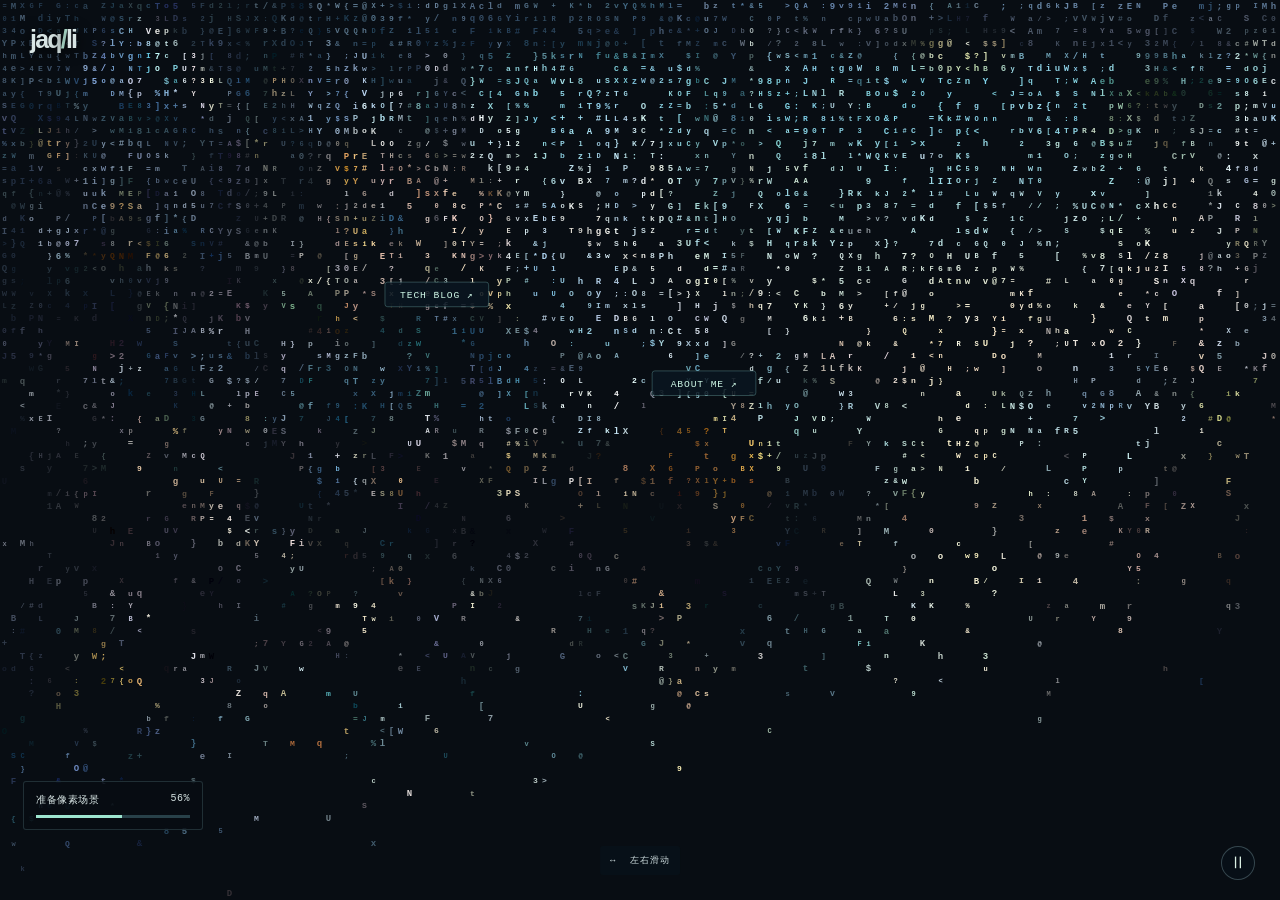
<file: index.html>
<!doctype html>
<html lang="zh-CN">
<head>
  <meta charset="UTF-8" /><script src="./navigation-boot.js?v=20261111-profile30"></script>
  <meta name="viewport" content="width=device-width, initial-scale=1, viewport-fit=cover" />
  <meta name="theme-color" content="#080d13" />
  <meta name="description" content="jaq/li 的个人博客：技术、生活与研究。" />
  <title>jaq/li</title>
  <link rel="icon" href="./assets/favicon.svg" type="image/svg+xml" />
  <link rel="stylesheet" href="./styles.css?v=20261112-cycle52" />
  <link rel="preload" href="./assets/scene-seed.webp?v=20261111-edge48" as="image" fetchpriority="high" />
  <script type="module" src="./scene-intro.js?v=20261111-edge48"></script>
  <link rel="preload" href="./assets/scene.webp?v=20261111-edge48" as="fetch" crossorigin="anonymous" fetchpriority="low" />
  <link rel="modulepreload" href="./pixel-scene.js?v=20261112-book56" />
  <link rel="modulepreload" href="./scene-accents.js?v=20261112-motion54" />
  <link rel="modulepreload" href="./scene-extras.js?v=20261112-edge50" />
  <link rel="modulepreload" href="./scene-additions.js?v=20261112-book56" />
  <link rel="modulepreload" href="./scene-deform.js?v=20261111-layer44" />
  <link rel="modulepreload" href="./scene-fan.js?v=20261111-sky43" />
  <link rel="modulepreload" href="./scene-time.js?v=20261112-book56" />
  <link rel="modulepreload" href="./scene-beacon.js?v=20261111-layer44" />
  <link rel="modulepreload" href="./scene-sky-matte.js?v=20261112-pixel51" />
  <link rel="modulepreload" href="./scene-shelf-matte.js?v=20261112-pixel51" />
  <link rel="modulepreload" href="./scene-sky.js?v=20261112-screen53" />
  <link rel="modulepreload" href="./scene-edge-matte.js?v=20261112-pixel51" />
  <link rel="modulepreload" href="./scene-frame-matte.js?v=20261112-pixel51" />
  <link rel="modulepreload" href="./scene-sill-matte.js?v=20261112-edge50" />
  <link rel="modulepreload" href="./scene-bird-matte.js?v=20261112-edge50" />
  <link rel="modulepreload" href="./scene-foliage.js?v=20261112-edge50" />
  <link rel="modulepreload" href="./scene-objects.js?v=20261111-sky43" />
  <link rel="modulepreload" href="./site.config.js?v=20261111-edge48" />
  <link rel="modulepreload" href="./scene-details.js?v=20261111-edge48" />
  <link rel="modulepreload" href="./screen-content.js?v=20261112-screen53" />
  <link rel="modulepreload" href="./scene-display-frame.js?v=20261112-face55" />
  <link rel="modulepreload" href="./scene-geometry.js?v=20261110-fps10" />
  <link rel="modulepreload" href="./scene-lights.js?v=20261111-flow28" />
  <link rel="modulepreload" href="./water-ripples.js?v=20261111-flow28" />
  <link rel="modulepreload" href="./navigation.js?v=20261111-detail39" />
  <script type="module" src="./app.js?v=20261112-book56"></script>
</head>
<body class="home pixel-home">
  <main id="scene-viewport" class="scene-viewport" aria-label="可探索的海边工作室">
    <div id="scene-world" class="scene-world">
      <img id="scene-image" class="scene-image" alt="海边工作室：电脑屏幕通往技术博客，人物通往个人 CV。" />
      <div class="scene-art">
      <img id="scene-poster" class="scene-poster" data-src="./assets/scene-poster.webp?v=20261112-screen53" alt="" aria-hidden="true" />
      <canvas id="scene-intro" aria-hidden="true"></canvas>
      <noscript><img class="scene-poster" src="./assets/scene-poster.webp?v=20261112-screen53" style="display:block" alt="" /></noscript>
      <canvas id="ascii-canvas" aria-hidden="true"></canvas>
      <canvas id="screen-canvas" aria-hidden="true"></canvas>
      </div>
      <svg id="hotspots" class="hotspots" viewBox="0 0 1536 1024" aria-label="场景中的页面入口"></svg>
      <button id="time-lamp" class="time-lamp" type="button" aria-label="点击吊灯切换时段" hidden>
        <span class="time-lamp-hint" aria-hidden="true"></span>
      </button>
    </div>
  </main>
  <header class="scene-header"><a class="wordmark" href="./" aria-label="jaq/li 首页">jaq<span>/</span>li</a></header>
  <h1 class="visually-hidden">jaq/li 的个人博客</h1>
  <p class="pan-hint" id="pan-hint" hidden><span aria-hidden="true">↔</span> 左右滑动</p>
  <span id="time-status" class="visually-hidden" role="status"></span>
  <button id="time-lamp-edge" class="motion-toggle time-lamp-edge" type="button" aria-label="点击电灯切换时段" hidden>
    <svg viewBox="0 0 24 24" width="22" height="22" aria-hidden="true"><path d="M10 2h4v3h3v3h2v3h2v3H3v-3h2V8h2V5h3z" fill="#8eabb3"/><path d="M5 14h14v3h-4v2H9v-2H5z" fill="#f5d38b"/><path d="M11 20h2v3h-2z" fill="#f5d38b"/></svg>
  </button>
  <button id="pause" class="motion-toggle" type="button" aria-label="暂停场景动效" aria-pressed="false" title="暂停动效">Ⅱ</button>
  <div id="scene-status" class="scene-status">
    <div class="progress-caption"><span id="scene-progress-text">加载场景</span><span id="scene-progress-number">0%</span></div>
    <progress id="scene-progress" max="100" value="0" aria-label="场景加载进度"></progress>
  </div>
  <noscript><nav class="no-script">启用 JavaScript 体验像素与 ASCII 场景。<a href="./tech/">技术博客</a><a href="./cv/">个人 CV</a></nav></noscript>
</body>
</html>
</file>
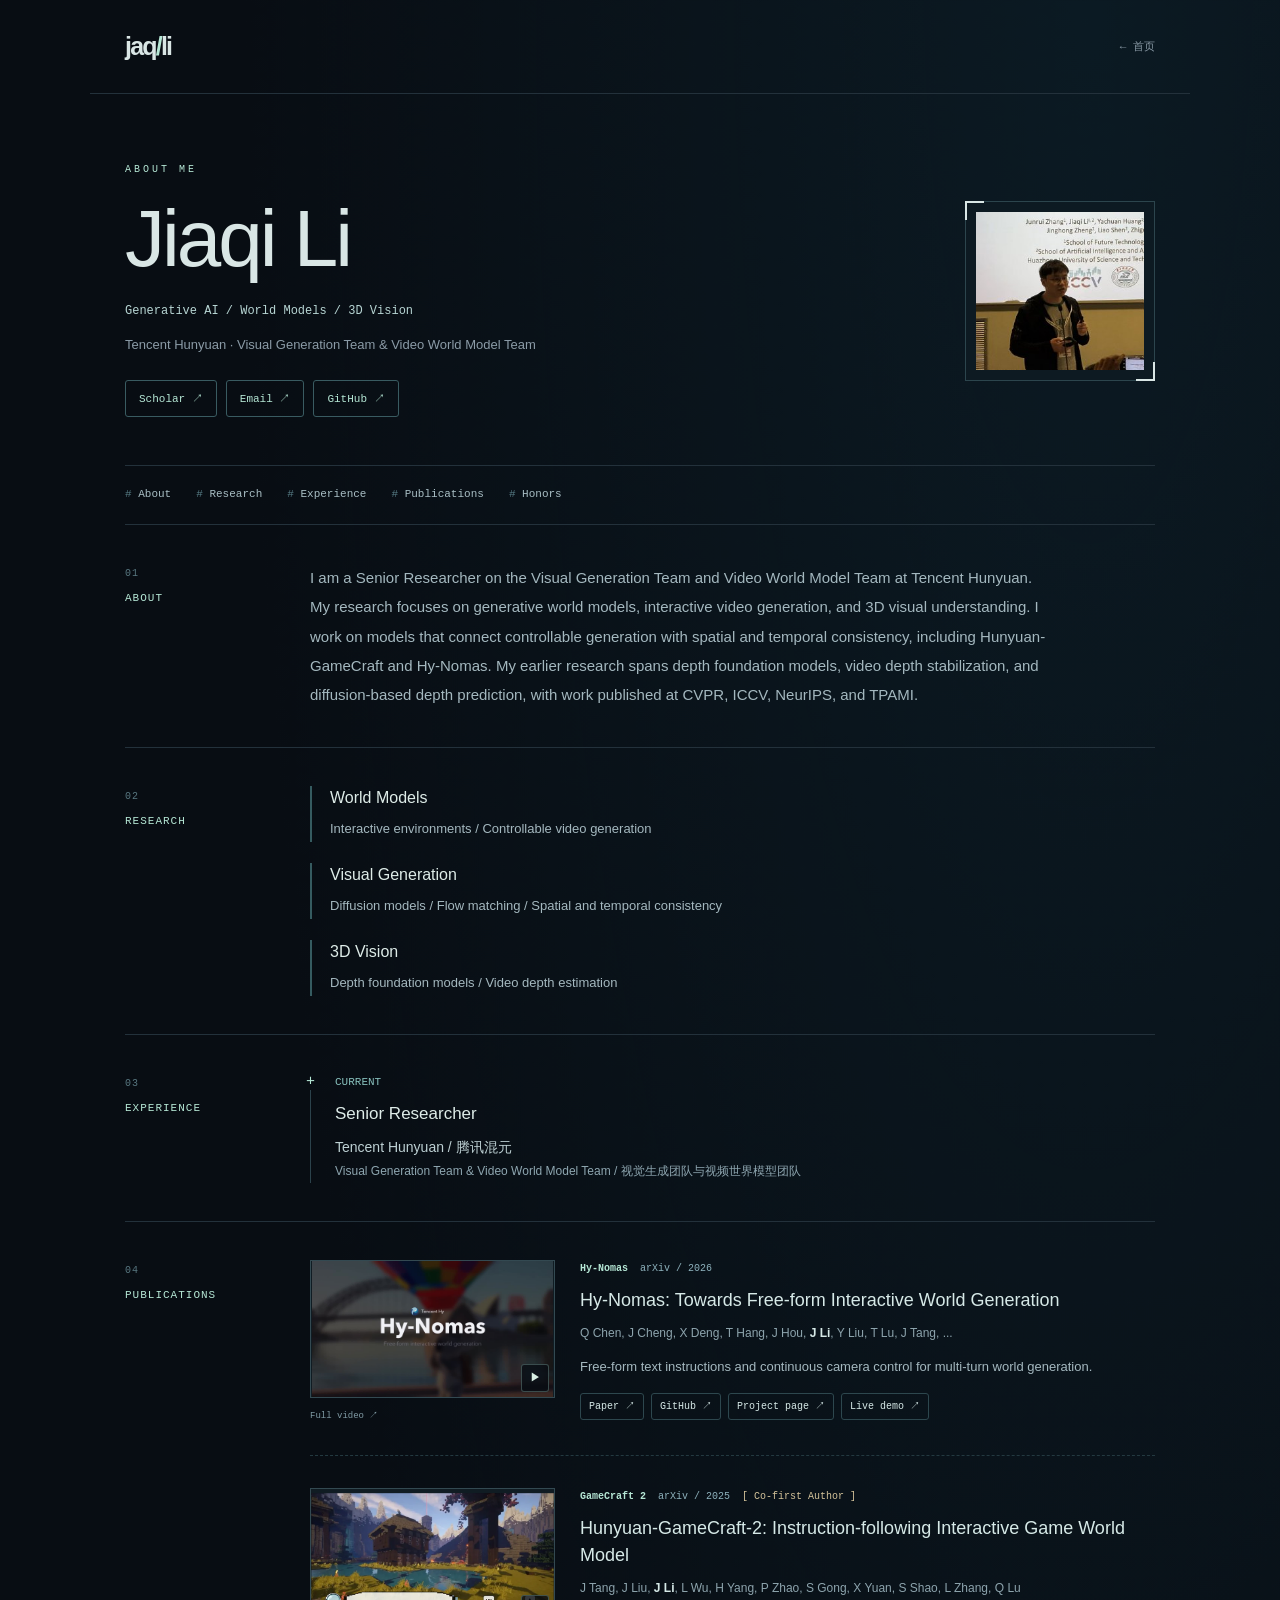
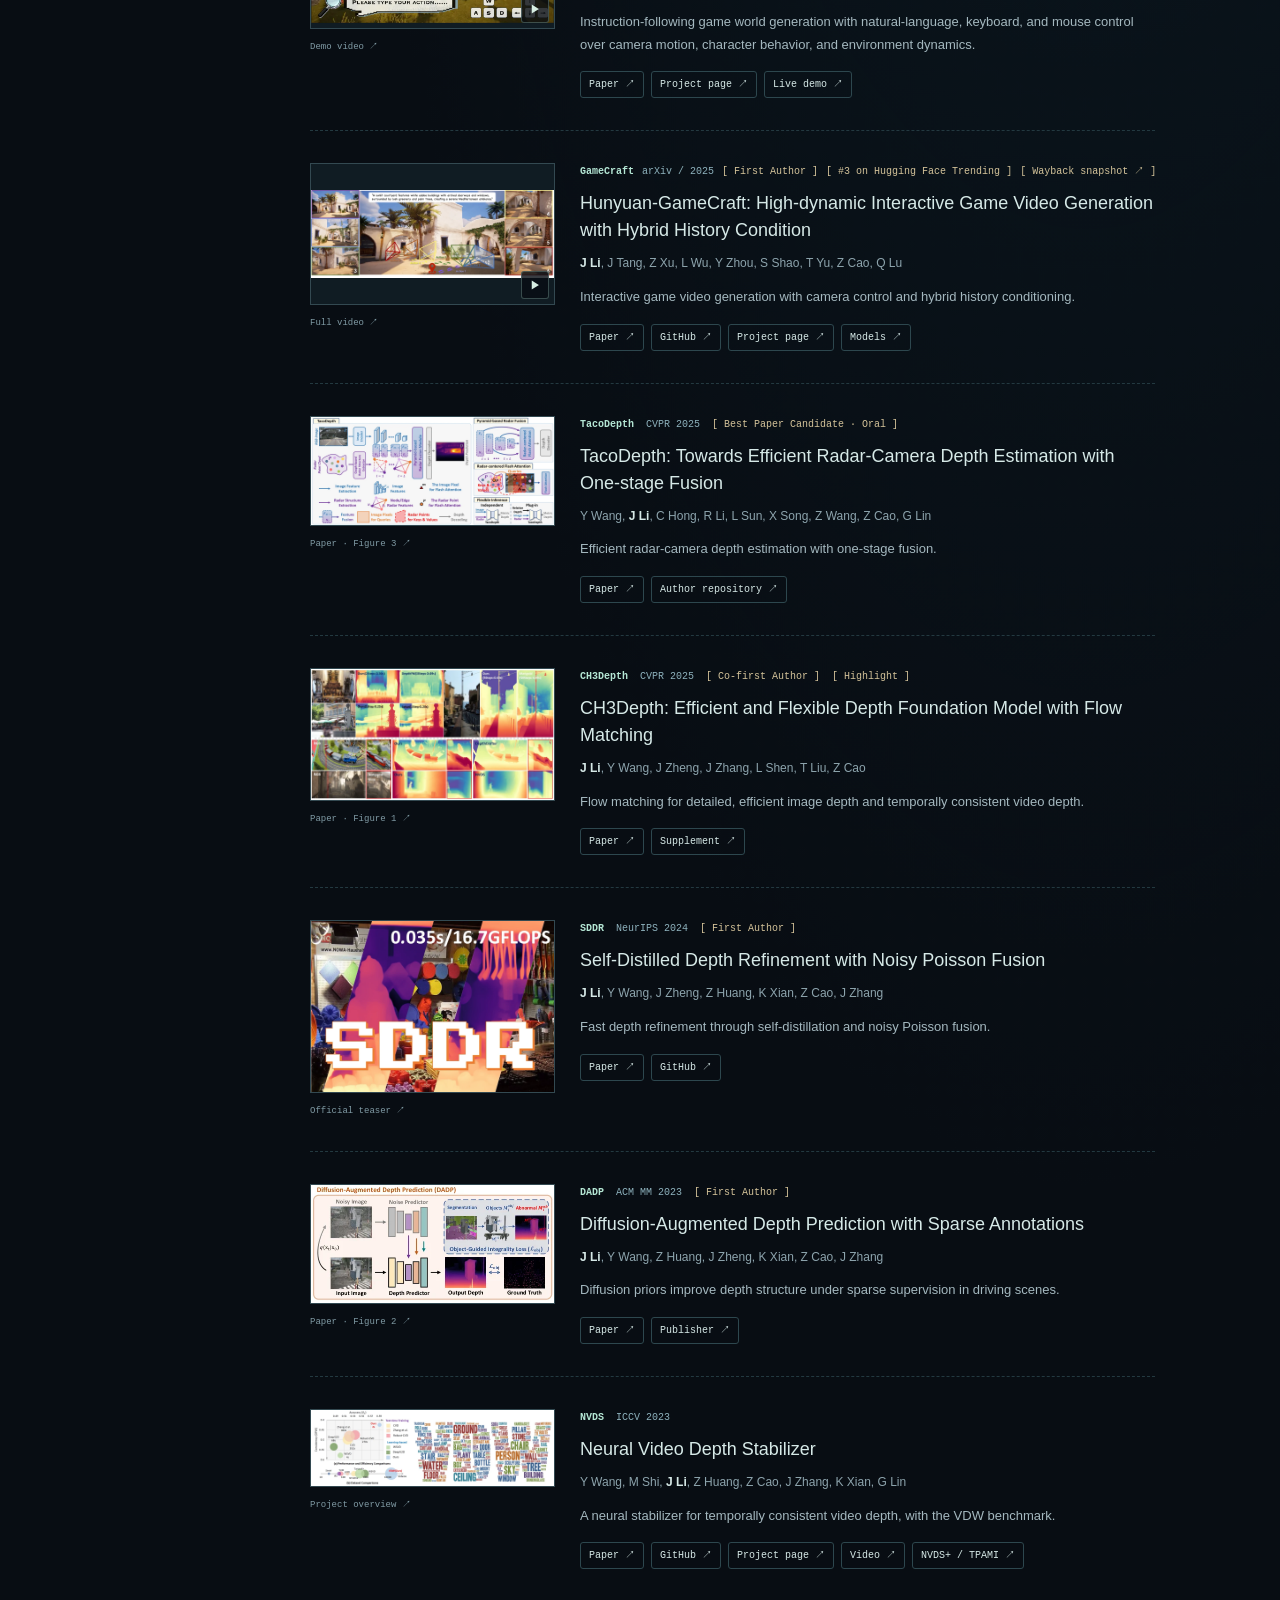
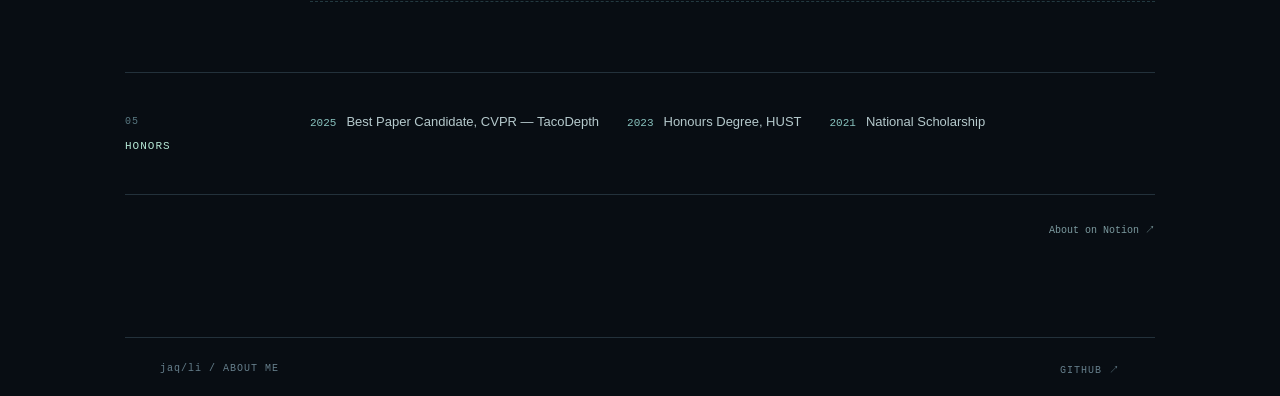
<file: cv/index.html>
<!doctype html>
<html lang="zh-CN"><head><meta charset="UTF-8" /><script src="../navigation-boot.js?v=20261111-profile30"></script><meta name="viewport" content="width=device-width, initial-scale=1" /><meta name="theme-color" content="#080d13" /><meta name="description" content="Jiaqi Li — Senior Researcher at Tencent Hunyuan. World models, visual generation, 3D vision and selected publications." /><title>About Me — jaq/li</title><link rel="icon" href="../assets/favicon.svg" type="image/svg+xml" /><link rel="stylesheet" href="../styles.css?v=20261111-detail39" /><link rel="stylesheet" href="../profile.css?v=20261116-gamecraft-inline" /><script type="module" src="../content.js?v=20261116-teams"></script></head>
<body class="document-page profile-page" data-section="cv">
<header class="document-header"><a class="wordmark" href="../">jaq<span>/</span>li</a><a class="back-link" href="../">← 首页</a></header>
<main class="document-main profile-main">
  <section class="profile-hero" aria-labelledby="profile-name">
    <div class="profile-intro"><p class="doc-kicker">ABOUT ME</p><h1 id="profile-name">Jiaqi Li</h1><p class="doc-lead" id="profile-lead">Generative AI / World Models / 3D Vision</p><p id="profile-affiliation" class="profile-affiliation"></p><div id="profile-links" class="profile-links"><a class="source-link" href="https://scholar.google.com/citations?user=i-2ghuYAAAAJ&amp;hl=zh-CN" target="_blank" rel="noopener noreferrer">Scholar ↗</a><a class="source-link" href="mailto:lijiaqi.work@outlook.com">Email ↗</a><a class="source-link" href="https://github.com/jaqli" target="_blank" rel="noopener noreferrer">GitHub ↗</a></div></div>
    <figure class="profile-portrait" id="profile-picture"><img id="profile-avatar" src="../assets/profile/jiaqi-li.jpg" width="256" height="241" alt="Jiaqi Li" fetchpriority="high" /></figure>
  </section>
  <nav id="profile-nav" class="profile-nav" aria-label="About Me 页面章节" hidden></nav>
  <div id="content"><section class="profile-section"><h2>ABOUT</h2><div><p>I am a Senior Researcher on the Visual Generation Team and Video World Model Team at Tencent Hunyuan, working on generative world models, interactive video generation, and 3D visual understanding.</p><a class="source-link" href="https://familiar-koi-5e4.notion.site/About-fb5deb79d61040ebad5edaf10e8b7c6e?pvs=74" target="_blank" rel="noopener noreferrer">About on Notion ↗</a></div></section></div>
</main>
<footer class="document-footer"><span>jaq/li / ABOUT ME</span><a href="https://github.com/jaqli" target="_blank" rel="noopener noreferrer">GITHUB ↗</a></footer>
</body></html>
</file>
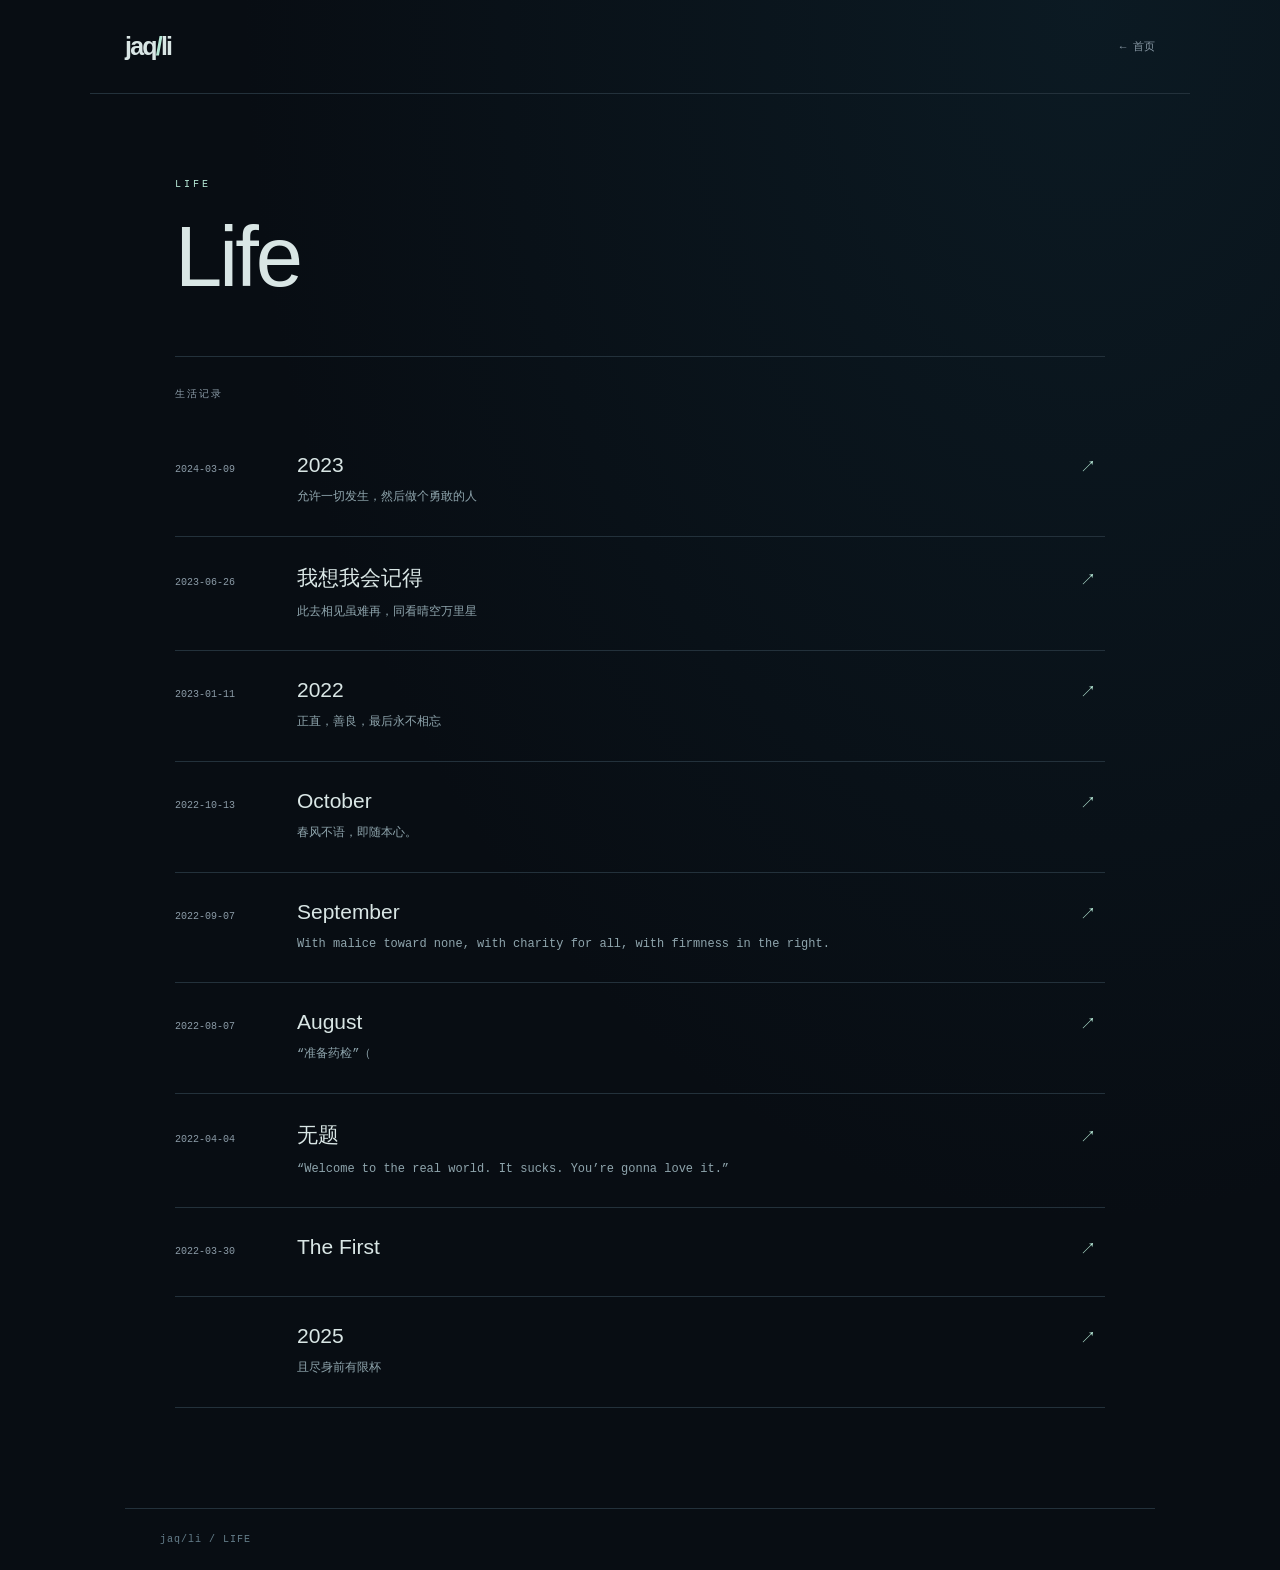
<file: life/index.html>
<!doctype html>
<html lang="zh-CN"><head><meta charset="UTF-8" /><script src="../navigation-boot.js?v=20261111-profile30"></script><meta name="viewport" content="width=device-width, initial-scale=1" /><meta name="theme-color" content="#080d13" /><title>Life — jaq/li</title><link rel="icon" href="../assets/favicon.svg" type="image/svg+xml" /><link rel="stylesheet" href="../styles.css?v=20261111-detail39" /><script type="module" src="../content.js?v=20261112-cycle52"></script></head>
<body class="document-page" data-section="life">
<header class="document-header"><a class="wordmark" href="../">jaq<span>/</span>li</a><a class="back-link" href="../">← 首页</a></header>
<main class="document-main"><p class="doc-kicker">LIFE</p><h1>Life</h1><hr class="doc-divider" /><section aria-label="生活随记"><h2 class="section-label">生活记录</h2><div id="content"><p class="empty-state">故事正在整理。可以先到我的 Notion 阅读。</p><a class="source-link" href="https://familiar-koi-5e4.notion.site/aad3da37ec704b17a0501a2605cc1a5b" target="_blank" rel="noopener noreferrer">打开 Notion ↗</a></div></section></main>
<footer class="document-footer"><span>jaq/li / LIFE</span></footer>
</body></html>
</file>
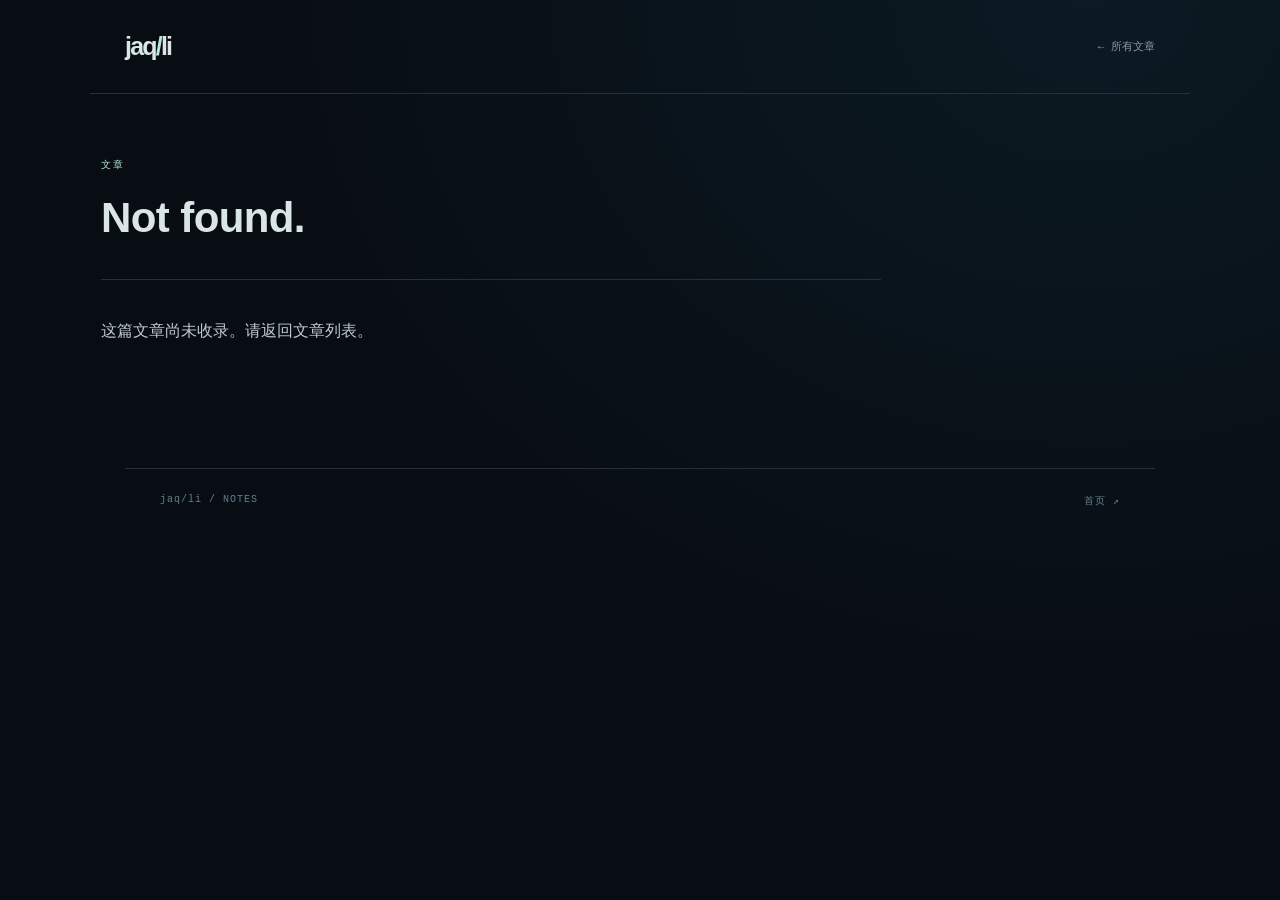
<file: post/index.html>
<!doctype html>
<html lang="zh-CN">
<head>
  <meta charset="UTF-8" />
  <script src="../navigation-boot.js?v=20261111-profile30"></script>
  <meta name="viewport" content="width=device-width, initial-scale=1" />
  <meta name="theme-color" content="#080d13" />
  <title>Notes — jaq/li</title>
  <link rel="icon" href="../assets/favicon.svg" type="image/svg+xml" />
  <link rel="stylesheet" href="../styles.css?v=20261118-tech-published" />
  <link rel="stylesheet" href="../article.css?v=20261119-media" />
  <script type="module" src="../content.js?v=20261119-media"></script>
</head>
<body class="document-page post-page" data-section="post">
  <header class="document-header"><a class="wordmark" href="../">jaq<span>/</span>li</a><a id="post-back" class="back-link" href="../tech/">← 所有文章</a></header>
  <main class="document-main">
    <header class="post-heading"><p class="doc-kicker" id="post-meta">文章</p><h1 id="post-title">Notes.</h1></header>
    <div class="post-layout">
      <aside class="post-toc" id="post-toc" hidden></aside>
      <article class="article-body" id="content"><p>正在载入文章…</p></article>
    </div>
  </main>
  <footer class="document-footer"><span>jaq/li / NOTES</span><a href="../">首页 ↗</a></footer>
</body>
</html>
</file>
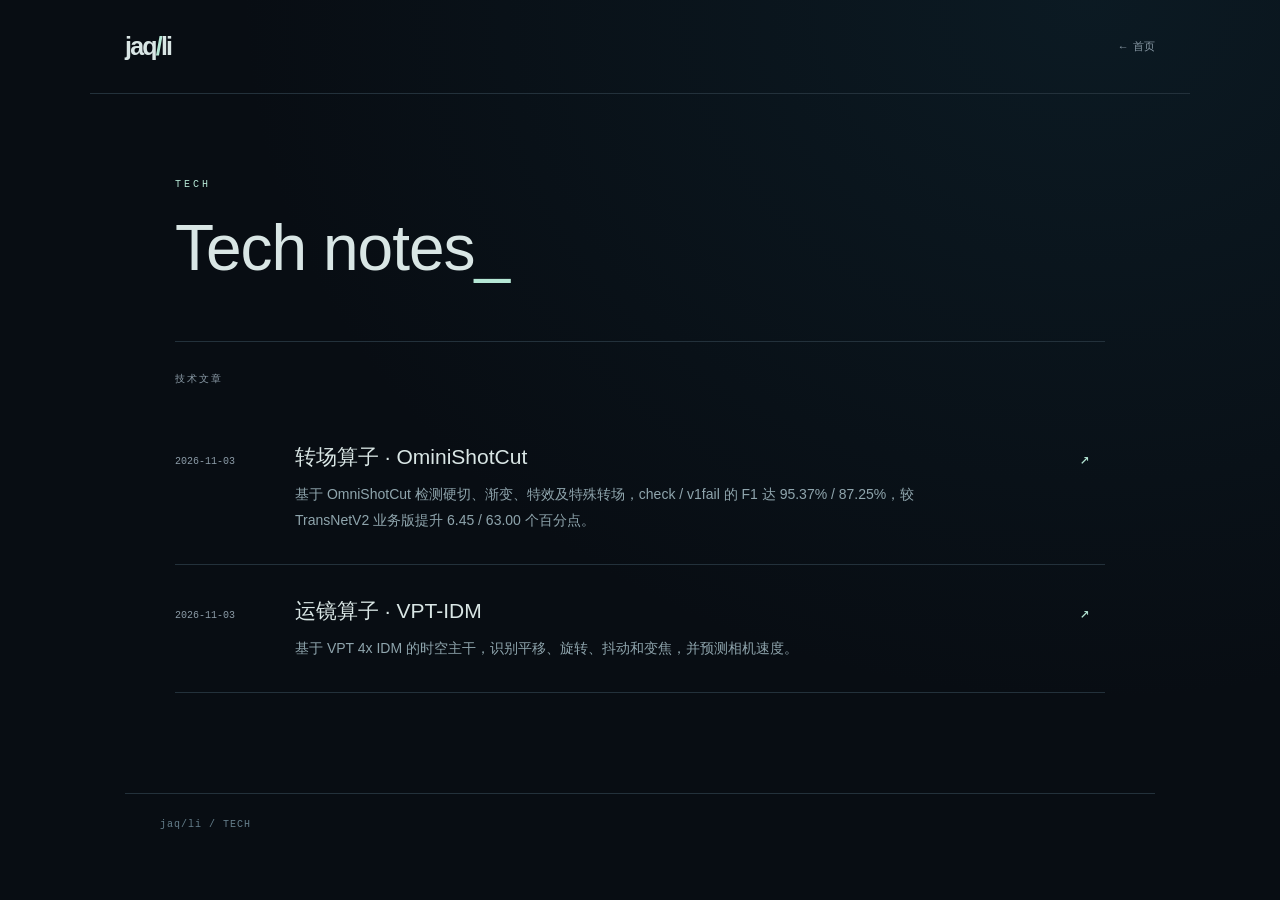
<file: tech/index.html>
<!doctype html>
<html lang="zh-CN"><head><meta charset="UTF-8" /><script src="../navigation-boot.js?v=20261111-profile30"></script><meta name="viewport" content="width=device-width, initial-scale=1" /><meta name="theme-color" content="#080d13" /><title>Tech — jaq/li</title><link rel="icon" href="../assets/favicon.svg" type="image/svg+xml" /><link rel="stylesheet" href="../styles.css?v=20261118-tech-published" /><link rel="stylesheet" href="../article.css?v=20261119-media" /><script type="module" src="../content.js?v=20261119-media"></script></head>
<body class="document-page" data-section="tech">
<header class="document-header"><a class="wordmark" href="../">jaq<span>/</span>li</a><a class="back-link" href="../">← 首页</a></header>
<main class="document-main"><p class="doc-kicker">TECH</p><h1>Tech notes<span style="color:var(--accent)">_</span></h1><hr class="doc-divider" /><section aria-label="技术文章"><h2 class="section-label">技术文章</h2><div id="content"><p class="empty-state">笔记正在整理。可以先到我的 Notion 阅读。</p><a class="source-link" href="https://familiar-koi-5e4.notion.site/aad3da37ec704b17a0501a2605cc1a5b" target="_blank" rel="noopener noreferrer">打开 Notion ↗</a></div></section></main>
<footer class="document-footer"><span>jaq/li / TECH</span></footer>
</body></html>
</file>
<file: styles.css>
:root { color-scheme: dark; font-family: "Courier New", "PingFang SC", "Microsoft YaHei", monospace; background: #080d13; color: #d9e6e5; --muted: #8b9ba7; --accent: #b5e7d5; --line: #23313b; }
* { box-sizing: border-box; }
body { margin: 0; }
a { color: inherit; text-decoration: none; }
button { font: inherit; cursor: pointer; }
a:focus-visible, button:focus-visible { outline: 2px solid var(--accent); outline-offset: 5px; }
[hidden] { display: none !important; }
.home { width: 100%; height: 100dvh; overflow: hidden; }
.scene-viewport { position: fixed; inset: 0; overflow-x: auto; overflow-y: hidden; scrollbar-width: none; touch-action: pan-x; overscroll-behavior: none; }
.scene-viewport::-webkit-scrollbar { display: none; }
.scene-world { position: absolute; top: calc((100dvh - max(100dvh, 66.6667vw)) / 3); left: 0; width: max(100vw, 150dvh); height: max(100dvh, 66.6667vw); }
.scene-image, .scene-ambience, .scene-art, .scene-poster, #scene-intro, #ascii-canvas, .hotspots { position: absolute; inset: 0; width: 100%; height: 100%; }
.scene-world { isolation: isolate; }
.scene-ambience { object-fit: fill; opacity: 0; }
.scene-ready .scene-ambience, .scene-fallback .scene-ambience { opacity: 1; }
/* Composite the entire artwork first: its opaque masks still hide underlying
   characters. Only then blend with the small, static source-color backing. */
.scene-art { isolation: isolate; mix-blend-mode: screen; pointer-events: none; }
.pixel-home .scene-art { mix-blend-mode: normal; }
.pixel-home #ascii-canvas, .pixel-home .scene-poster { image-rendering: pixelated; }
#screen-canvas { position: absolute; pointer-events: none; image-rendering: auto; opacity: 0; transition: opacity .18s ease; }
.scene-ready #screen-canvas { opacity: 1; }
.scene-image { object-fit: fill; opacity: 0; }
.scene-poster { object-fit: fill; display: none; }
#scene-intro { transition: opacity .16s ease; }
.scene-ready #scene-intro, .scene-fallback #scene-intro { opacity: 0; }
.scene-fallback .scene-poster { display: block; }
#ascii-canvas { opacity: 0; transition: opacity .18s ease; }
.motion-layers, .flight-layer { position:absolute; inset:0; pointer-events:none; opacity:0; transition:opacity .18s ease; }
.motion-layers canvas, .flight-layer canvas { position:absolute; left:0; top:0; transform-origin:0 0; }
.water-blend { position:absolute; isolation:isolate; pointer-events:none; }
.water-blend canvas { mix-blend-mode:plus-lighter; will-change:opacity; }
.motion-layers [data-floating], .flight-layer canvas { will-change:transform; }
.scene-ready #ascii-canvas, .scene-ready .motion-layers, .scene-ready .flight-layer { opacity: 1; }
.scene-ready .scene-poster { opacity: 0; }
.scene-ready .scene-image { opacity: 0; }
.scene-fallback .scene-image { opacity: .65; }
.hotspots { overflow: visible; }
.hotspot { cursor: pointer; outline: none; }
.hit-area { fill: transparent; stroke: transparent; stroke-width: 1.5; pointer-events: all; transition: fill .1s; }
.hotspot:not(.secret-hotspot):hover .hit-area, .hotspot:focus-visible .hit-area { fill: #b5e7d514; stroke: #b5e7d5a0; }
.secret-hotspot, .secret-hotspot .hit-area { cursor: default; }
.hotspot-label { pointer-events: all; }
.hotspot-label rect { fill: #0a1721db; stroke: #7cbdba88; stroke-width: .7; }
.hotspot-label text { fill: #cef7e6; font-size: 11px; letter-spacing: 1px; }
.scene-header { position: fixed; top: max(25px, env(safe-area-inset-top)); left: max(30px, env(safe-area-inset-left)); display: flex; align-items: center; gap: 20px; pointer-events: none; text-shadow: 0 2px 15px #000; }
.scene-header a { pointer-events: auto; }
.wordmark { font-family: Arial, sans-serif; font-size: 25px; font-weight: 700; letter-spacing: -1.8px; }
.wordmark span { color: var(--accent); }
.pan-hint { position: fixed; left: 50%; bottom: max(25px, env(safe-area-inset-bottom)); transform: translateX(-50%); margin: 0; white-space: nowrap; font-size: 9px; letter-spacing: 1px; padding: 8px 10px; border-radius: 3px; background: #08121ac7; color: #cfdddf; pointer-events: none; }
.pan-hint span { margin-right: 7px; }
.motion-toggle { position: fixed; right: max(25px, env(safe-area-inset-right)); bottom: max(20px, env(safe-area-inset-bottom)); width: 34px; height: 34px; border: 1px solid #a4c5cc4d; border-radius: 50%; color: #dcf1e5; background: #08121ab3; }
.motion-toggle:hover { border-color: var(--accent); }
.motion-toggle[aria-pressed="true"] { width: auto; padding: 0 13px; border-radius: 17px; font-size: 11px; }
.scene-status { position: fixed; left: max(23px, env(safe-area-inset-left)); bottom: max(70px, env(safe-area-inset-bottom)); width: 180px; margin: 0; background: #080d13db; padding: 11px 12px; border: 1px solid #54777b55; border-radius: 3px; font-size: 10px; letter-spacing: .5px; }
.progress-caption { display: flex; justify-content: space-between; margin-bottom: 8px; }
#scene-progress { appearance: none; display: block; border: 0; height: 3px; width: 100%; background: #284149; accent-color: #9de5cf; }
#scene-progress::-webkit-progress-bar { background: #284149; }
#scene-progress::-webkit-progress-value { background: #9de5cf; }
#scene-progress::-moz-progress-bar { background: #9de5cf; }
.no-script { position: fixed; inset: auto 15px 65px; background: #080d13; padding: 15px; font-size: 12px; }
.no-script a { display: inline-block; margin-left: 20px; text-decoration: underline; }
.visually-hidden { position: absolute; width: 1px; height: 1px; padding: 0; margin: -1px; overflow: hidden; clip: rect(0,0,0,0); white-space: nowrap; border: 0; }
.page-transition { position: fixed; inset: 0; z-index: 100; background: transparent; pointer-events: none; }
.page-transition canvas { width: 100%; height: 100%; }
.document-page { min-height: 100svh; background: radial-gradient(ellipse at 85% 0%, #12344355, transparent 55%), #080d13; }
.document-header { max-width: 1100px; margin: auto; padding: 32px 35px; display: flex; justify-content: space-between; align-items: center; border-bottom: 1px solid var(--line); font-size: 11px; }
.back-link { color: var(--muted); }
.back-link:hover { color: var(--accent); }
.document-main { max-width: 1000px; padding: 85px 35px 100px; margin: auto; }
.doc-kicker { font-size: 10px; letter-spacing: 3px; color: var(--accent); margin: 0 0 22px; }
.document-main h1 { font-family: Arial, "PingFang SC", sans-serif; font-size: clamp(48px, 8vw, 85px); font-weight: 400; letter-spacing: -3px; line-height: 1.05; margin: 0 0 27px; }
.doc-lead { max-width: 650px; font-family: Arial, "PingFang SC", sans-serif; line-height: 1.9; color: #99aeb5; font-size: 15px; }
.doc-divider { margin: 55px 0 30px; border: 0; border-top: 1px solid var(--line); }
.section-label { font-size: 10px; letter-spacing: 2px; color: var(--muted); font-weight: 400; margin: 0 0 25px; }
.empty-state { padding: 30px 0; color: #8296a0; font-size: 13px; line-height: 1.9; }
.source-link { display: inline-block; padding: 12px 16px; margin-top: 14px; border: 1px solid #395b61; border-radius: 3px; color: var(--accent); font-size: 12px; }
.source-link:hover { background: #b5e7d50d; }
.article-card { display: grid; grid-template-columns: 100px 1fr 25px; gap: 22px; align-items: baseline; padding: 27px 0; border-bottom: 1px solid var(--line); }
.article-date { font-size: 10px; color: var(--muted); }
.article-card h2 { font-family: Arial, "PingFang SC", sans-serif; font-size: 21px; font-weight: 400; margin: 0 0 10px; }
.article-card p { font-size: 12px; line-height: 1.8; color: #8fa5ad; margin: 0; }
.article-card:hover h2, .article-arrow { color: var(--accent); }
.article-body { font-family: Arial, "PingFang SC", sans-serif; color: #bacace; line-height: 1.95; font-size: 16px; overflow-wrap: anywhere; }
.article-body h2, .article-body h3, .article-body h4 { color: #e4efeb; font-weight: 500; line-height: 1.4; margin: 2em 0 1em; }
.article-body a { color: var(--accent); text-decoration: underline; }
.article-body pre { white-space: pre-wrap; overflow-wrap: anywhere; padding: 22px; background: #101c27; border: 1px solid var(--line); border-radius: 4px; font-size: 13px; }
.article-body blockquote { margin-left: 0; padding-left: 22px; border-left: 2px solid #76bdc1; color: #94acb5; }
.article-body img { max-width: 100%; height: auto; }
.article-body figure { margin: 30px 0; }
.article-body figure img { display: block; margin: auto; border-radius: 4px; }
.article-body figcaption { text-align: center; color: var(--muted); font-size: 12px; margin-top: 10px; }
.article-body > p { white-space: pre-line; }
.article-table { max-width: 100%; overflow-x: auto; margin: 28px 0; border: 1px solid var(--line); border-radius: 4px; }
.article-table table { width: 100%; border-collapse: collapse; font-size: 13px; line-height: 1.7; }
.article-table th, .article-table td { min-width: 100px; padding: 11px 14px; border: 1px solid var(--line); text-align: left; vertical-align: top; white-space: pre-line; }
.article-table th { background: #101c27; color: #e4efeb; font-weight: 600; }
.article-body video { display: block; width: 100%; max-height: 75vh; background: #080d13; }
.article-body :not(pre) > code { padding: 2px 4px; background: #101c27; border-radius: 3px; font-size: .9em; }
.profile-section { display: grid; grid-template-columns: 170px 1fr; gap: 35px; padding: 28px 0; border-bottom: 1px solid var(--line); }
.profile-section h2 { font-size: 11px; font-weight: 400; color: var(--accent); letter-spacing: 1px; }
.profile-section p { color: #a4b8bf; line-height: 1.9; margin: 0; font-size: 14px; }
.publication { padding-bottom: 24px; }
.publication a { color: #d6e9e7; font-family: Arial, sans-serif; font-size: 17px; line-height: 1.5; }
.publication p { font-size: 12px; margin-top: 8px; }
.document-footer { max-width: 1030px; margin: auto; padding: 25px 35px; border-top: 1px solid var(--line); font-size: 10px; letter-spacing: 1px; color: #657e8b; display: flex; justify-content: space-between; }

@media (max-width: 700px) {
  .scene-header { top: max(23px, env(safe-area-inset-top)); left: 23px; }
  .motion-toggle { right: 18px; }
  .document-header { padding: 24px; }
  .document-main { padding: 60px 24px 75px; }
  .article-card { grid-template-columns: 1fr 20px; gap: 12px; }
  .article-date { grid-column: 1 / -1; }
  .profile-section { grid-template-columns: 1fr; gap: 15px; }
  .document-footer { padding: 24px; font-size: 8px; }
}
@media (prefers-reduced-motion: reduce) { *, *::before, *::after { animation: none !important; transition: none !important; scroll-behavior: auto !important; } }

.route-arriving body > :not(script):not(.page-transition) { opacity: 0; }
.transition-leave { pointer-events: all; }
.is-leaving, .is-entering { overflow-x: clip; }
.is-leaving .document-main, .is-entering .document-main, .is-leaving .scene-viewport, .is-entering .scene-viewport { will-change: transform, opacity; }
@media (prefers-reduced-motion: reduce) { .route-arriving body > :not(script) { opacity: 1; } }

/* The hit target follows the actual pendant lamp in scene coordinates. */
.time-lamp { position:absolute; left:66.15%; top:1.56%; width:11.2%; height:7%; min-height:44px; padding:0; border:0; background:transparent; color:#e8ebcf; }
.time-lamp::after { content:''; position:absolute; inset:5px; border:1px solid transparent; border-radius:40% 40% 25% 25%; }
.time-lamp:hover::after, .time-lamp:focus-visible::after { border-color:#fff0b87a; background:#fff0b80b; }
.time-lamp:disabled { cursor:wait; }
.time-lamp-hint { position:absolute; top:100%; left:50%; transform:translateX(-50%); white-space:nowrap; padding:6px 9px; border:1px solid #a4c5cc55; border-radius:3px; background:#08121ade; color:#d8e6df; font-size:10px; letter-spacing:1px; opacity:0; pointer-events:none; transition:opacity .15s; }
.time-lamp:hover .time-lamp-hint, .time-lamp:focus-visible .time-lamp-hint { opacity:1; }
.scene-time-fade { position:absolute; inset:0; width:100%; height:100%; pointer-events:none; image-rendering:pixelated; }
.time-lamp-edge { top:max(25px,env(safe-area-inset-top)); bottom:auto; width:40px; height:40px; display:grid; place-items:center; }
.time-lamp-edge:disabled { cursor:wait; }
.home[data-scene-time="night"] #scene-intro { filter:brightness(.48) saturate(.75); }
.home[data-scene-time="dawn"] #scene-intro { filter:saturate(.86); }
</file>
<file: profile.css>
.profile-main { max-width: 1100px; padding-top: 70px; }
.profile-hero { display: grid; grid-template-columns: minmax(0,1fr) 190px; align-items: center; gap: 65px; padding-bottom: 48px; }
.profile-intro { min-width: 0; }
.profile-hero h1 { font-size: clamp(48px,7vw,80px); margin-bottom: 20px; }
.profile-hero .doc-lead { color: #b7d5d3; font: 12px/1.8 "Courier New", monospace; margin: 0; }
.profile-affiliation { color: #8b9ba7; font: 13px/1.6 Arial, sans-serif; margin: 12px 0 0; }
.profile-links { display: flex; flex-wrap: wrap; gap: 9px; margin-top: 25px; }
.profile-links .source-link { margin: 0; padding: 10px 13px; font-size: 11px; }
.profile-portrait { position: relative; margin: 0; padding: 10px; border: 1px solid #2c454d; background: #0d1a22; }
.profile-portrait::before, .profile-portrait::after { content: ""; position: absolute; width: 17px; height: 17px; border-color: var(--accent); pointer-events: none; }
.profile-portrait::before { top: -1px; left: -1px; border-top: 2px solid; border-left: 2px solid; }
.profile-portrait::after { bottom: -1px; right: -1px; border-bottom: 2px solid; border-right: 2px solid; }
.profile-portrait img { display: block; width: 100%; height: auto; }
.profile-nav { display: flex; flex-wrap: wrap; gap: 8px 25px; padding: 19px 0; border-top: 1px solid var(--line); border-bottom: 1px solid var(--line); }
.profile-nav a { color: #a9bfc5; font-size: 11px; line-height: 1.8; }
.profile-nav a::before { content: "# "; color: #557a83; }
.profile-nav a:hover { color: var(--accent); }
.profile-page .profile-section { grid-template-columns: 145px minmax(0,1fr); gap: 40px; padding: 38px 0; scroll-margin-top: 24px; }
.profile-page .profile-section > h2 { margin: 3px 0 0; font-size: 11px; text-transform: uppercase; line-height: 1.6; }
.section-number { display: block; font-size: 10px; color: #587780; margin-bottom: 8px; }
.profile-page .profile-section p { font-family: Arial, "PingFang SC", sans-serif; }
.profile-page .profile-section h3 { font: 500 17px/1.5 Arial, "PingFang SC", sans-serif; margin: 0 0 7px; color: #deece8; }
.profile-page .profile-bio { font-size: 15px; line-height: 1.95; max-width: 740px; }
.profile-timeline, .research-list, .honor-list { list-style: none; margin: 0; padding: 0; }
.profile-timeline li { position: relative; padding: 0 0 28px 24px; border-left: 1px solid #2b424b; }
.profile-timeline li:last-child { padding-bottom: 0; }
.profile-timeline li::before { content: "+"; position: absolute; left: -5px; top: 0; color: var(--accent); background: #080d13; font-size: 15px; }
.profile-page p.profile-date, .profile-date { font: 11px/1.7 "Courier New", monospace; color: #88c1bd; margin-bottom: 10px; white-space: nowrap; }
.profile-page .profile-institution { color: #bdd0d3; }
.profile-page p.profile-note { font-size: 12px; color: #8ea6b0; }
.research-list { display: grid; gap: 21px; }
.research-list li { border-left: 2px solid #355b60; padding-left: 18px; }
.profile-page .research-list h3 { font-size: 16px; }
.profile-page .research-list p { font-size: 13px; }
.profile-page p.profile-eyebrow { color: #68868f; font: 10px/1.5 "Courier New", monospace; letter-spacing: 1.5px; margin-bottom: 26px; }
.profile-page .publication { padding: 0 0 24px; margin-bottom: 24px; border-bottom: 1px dashed #233940; }
.profile-page .publication.has-media { display: grid; grid-template-columns: 245px minmax(0,1fr); gap: 25px; padding-bottom: 32px; margin-bottom: 32px; }
.publication-copy { min-width: 0; }
.publication-name { color: var(--accent); font-weight: bold; }
.profile-page .publication-authors strong { font-weight: 600; color: #d6e9e7; }
.profile-page p.publication-description { font-size: 13px; line-height: 1.75; margin-top: 11px; }
.publication-links { display: flex; flex-wrap: wrap; gap: 7px; margin-top: 15px; }
.profile-page .publication-links a { font: 10px/1.5 "Courier New", monospace; padding: 5px 8px; margin: 0; border-color: #2d474e; }
.publication-media { margin: 0; min-width: 0; align-self: start; }
.publication-preview, .publication-loop { display: block; width: 100%; border: 1px solid #334951; background: #101c23; padding: 0; }
.publication-media img { display: block; width: 100%; height: auto; }
.publication-loop { position: relative; overflow: hidden; }
.publication-loop img, .publication-loop video { position: absolute; inset: 0; width: 100%; height: 100%; object-fit: contain; }
.publication-loop video { display: block; opacity: 0; }
.publication-loop.has-video video { opacity: 1; }
.publication-loop.has-video img { visibility: hidden; }
.publication-toggle { position: absolute; bottom: 5px; right: 5px; z-index: 1; display: grid; place-items: center; min-width: 28px; min-height: 28px; padding: 4px; font: 11px monospace; color: #d7eee3; border: 1px solid #68878380; border-radius: 3px; background: #080d13cc; }
.publication-toggle:hover { background: #163c3f; border-color: var(--accent); }
.publication-media figcaption { margin-top: 7px; }
.profile-page .publication-media figcaption a { font: 9px/1.6 "Courier New", monospace; color: #809ba5; }
.publication-preview:hover { border-color: #78a5a4; }
.profile-page .publication h3 { margin-bottom: 9px; }
.profile-page .publication h3 a { font-size: 18px; }
.profile-page .publication h3 a:hover { color: var(--accent); text-decoration: underline; text-underline-offset: 4px; }
.publication-meta { display: flex; gap: 12px; flex-wrap: wrap; align-items: baseline; color: #8eb2bd; font-size: 10px; line-height: 1.8; margin-bottom: 9px; }
.publication-distinction { display: inline-flex; flex-wrap: wrap; gap: 8px; align-items: baseline; max-width: 100%; }
#paper-gamecraft .publication-meta { flex-wrap: nowrap; gap: 8px; overflow-x: auto; }
#paper-gamecraft .publication-meta > * { flex-shrink: 0; }
#paper-gamecraft .publication-distinction { flex-wrap: nowrap; }
.profile-page .publication-meta .profile-badge { color: #d4c39a; font: 10px/1.8 "Courier New", monospace; }
.profile-badge::before { content: "[ "; }.profile-badge::after { content: " ]"; }
.profile-page .publication-authors { font-size: 12px; color: #8da4ad; line-height: 1.8; }
.honor-list { display: flex; flex-wrap: wrap; gap: 10px 28px; align-items: start; }
.honor-list li { display: flex; align-items: baseline; gap: 10px; }
.honor-list .profile-date { margin: 0; }
.honor-title { color: #b5c9cc; font: 13px/1.7 Arial, sans-serif; }
.profile-source { margin: 28px 0 0; color: #7c9a9f; font-size: 10px; text-align: right; }
.profile-source a:hover { color: var(--accent); }
@media(max-width:1000px) {
  .profile-page .publication.has-media { grid-template-columns: 1fr; gap: 17px; }
  .publication-media { max-width: 420px; width: 100%; }
}
@media(max-width:700px) {
  .profile-main { padding-top: 45px; }
  .profile-hero { grid-template-columns: minmax(0,1fr) 115px; gap: 20px; align-items: start; padding-bottom: 30px; }
  .profile-hero h1 { font-size: 48px; letter-spacing: -2px; margin-bottom: 15px; }
  .profile-hero .doc-lead { font-size: 10px; }
  .profile-hero .doc-kicker { margin-bottom: 18px; font-size: 9px; }
  .profile-affiliation { font-size: 11px; }
  .profile-portrait { padding: 6px; }
  .profile-links { gap: 7px; margin-top: 20px; }
  .profile-links .source-link { font-size: 10px; padding: 8px 10px; }
  .profile-nav { gap: 9px 19px; }
  .profile-page .profile-section { grid-template-columns: 1fr; gap: 21px; padding: 30px 0; }
  .section-number { display: inline; margin-right: 12px; }
  .profile-page .profile-bio { font-size: 14px; }
  .profile-page .publication h3 a { font-size: 17px; }
  .honor-list li { gap: 10px; }
}
@media(max-width:370px) { .profile-hero { grid-template-columns: minmax(0,1fr) 90px; gap: 14px; }.profile-hero h1 { font-size: 40px; } }
</file>
<file: article.css>
/* Reading styles shared by the article view and technical index. */
.post-page .document-main { max-width: 1150px; padding: 64px 36px 100px; }
.post-heading { max-width: 780px; margin-bottom: 36px; padding-bottom: 32px; border-bottom: 1px solid var(--line); }
.post-heading .doc-kicker { letter-spacing: 1.8px; margin-bottom: 18px; }
.post-page .post-heading h1 { font-size: clamp(28px, 3.3vw, 42px); line-height: 1.35; font-weight: 600; letter-spacing: -.6px; margin: 0; overflow-wrap: anywhere; text-wrap: balance; }
.post-layout { display: grid; grid-template-columns: minmax(0, 780px); }
.post-layout > .article-body { min-width: 0; }
.post-page .article-body { font-family: -apple-system, BlinkMacSystemFont, "Segoe UI", "PingFang SC", "Microsoft YaHei", sans-serif; font-size: 16px; line-height: 1.9; color: #bdc9cf; }
.post-page .article-body > p { margin: 0 0 22px; }
.post-page .article-body strong { color: #e0e9e9; font-weight: 600; }
.post-page .article-body h2, .post-page .article-body h3, .post-page .article-body h4 { color: #e2ecec; scroll-margin-top: 32px; }
.post-page .article-body h2 { font-size: 26px; line-height: 1.5; font-weight: 600; margin: 64px 0 26px; padding-top: 30px; border-top: 1px solid var(--line); }
.post-page .article-body h3 { font-size: 20px; line-height: 1.5; font-weight: 600; margin: 36px 0 16px; }
.post-page .article-body h4 { font-size: 16px; font-weight: 600; margin: 28px 0 14px; }
.post-page .article-body h2 + h3 { margin-top: 22px; }
.heading-number { color: #7dabae; font-family: "SFMono-Regular", Consolas, monospace; font-size: .75em; font-weight: 400; margin-right: 7px; }
.post-page .article-body ul, .post-page .article-body ol { padding-left: 1.5em; margin: 18px 0 26px; }
.post-page .article-body li { padding-left: 5px; margin: 10px 0; white-space: pre-line; }
.post-page .article-body li::marker { color: #7e9da9; }
.post-page .article-body li > ul, .post-page .article-body li > ol { margin: 8px 0; }
.post-page .article-body a { text-underline-offset: 4px; text-decoration-thickness: 1px; text-decoration-color: #587d7c; }
.post-page .article-body a:hover { color: #e3fff2; text-decoration-color: currentColor; }
.article-body .article-inline-link { display: inline; padding: 0; margin: 0; border: 0; font: inherit; }
.post-page .article-body blockquote { margin: 26px 0; padding: 4px 0 4px 22px; white-space: pre-line; }
.post-page .article-body .article-summary { margin: 0 0 40px; border-left: 2px solid #83bcb2; background: #10202780; border-radius: 0 6px 6px 0; padding: 22px 26px; font-size: 15px; line-height: 1.95; color: #a9bfc6; }
.post-page .article-body .article-summary + h2 { margin-top: 36px; }
.post-page .article-body :not(pre) > code { font-family: "SFMono-Regular", Consolas, "Liberation Mono", monospace; font-size: .87em; padding: 2px 5px; color: #c3dedb; background: #14242b; border: 1px solid #263a4080; }
.article-code { margin: 24px 0 32px; border: 1px solid #293c48; border-radius: 6px; overflow: hidden; background: #0d1720; }
.code-language { padding: 10px 18px; border-bottom: 1px solid #263640; font: 10px/1.5 "SFMono-Regular", Consolas, monospace; letter-spacing: 1.5px; color: #8da5b3; }
.post-page .article-code pre { border: 0; border-radius: 0; background: transparent; margin: 0; padding: 20px; max-height: 500px; overflow: auto; white-space: pre; overflow-wrap: normal; tab-size: 4; font: 13px/1.8 "SFMono-Regular", Consolas, "Liberation Mono", monospace; color: #c3d1dc; }
.article-table-frame { margin: 26px 0 32px; min-width: 0; }
.table-scroll-hint { margin: 0 0 8px; text-align: right; color: #8da4af; font-size: 11px; line-height: 1.5; }
.post-page .article-table { margin: 0; border-color: #2c3e48; border-radius: 6px; scrollbar-color: #49616b #101b22; }
.post-page .article-table table { min-width: var(--table-min-width, 560px); font-size: 14px; line-height: 1.75; }
.post-page .article-table th, .post-page .article-table td { padding: 14px 16px; border: 0; border-bottom: 1px solid #263740; min-width: 125px; white-space: pre-line; }
.post-page .article-table th { background: #182932; color: #dae7e9; font-size: 12px; }
.post-page .article-table td + td, .post-page .article-table th + th { border-left: 1px solid #26374080; }
.post-page .article-table tr:nth-child(even) td { background: #11202a70; }
.post-page .article-table tr:last-child td { border-bottom: 0; }
.post-page .article-table tr:hover td { background: #192e3760; }
.post-page .article-table td { font-variant-numeric: tabular-nums; }
.post-page .article-table[data-columns="2"] th:first-child, .post-page .article-table[data-columns="2"] td:first-child { width: 28%; }
.post-page .article-body figure { margin: 32px 0; }
.post-page .article-body figure img { border-radius: 5px; background: #f4f6f5; }
.post-page .article-diagram .article-image-link { border: 1px solid #293d48; border-radius: 6px; overflow: hidden; background: #101b24; }
.post-page .article-diagram:not(.diagram-original) img { filter: invert(.92) hue-rotate(180deg) brightness(.9) saturate(.7); }
.diagram-toggle { margin-left: 12px; padding: 2px 7px; border: 1px solid #36505a; border-radius: 3px; background: transparent; color: #a7c6c8; font: inherit; }
.diagram-toggle:hover { background: #192e37; color: #d6f3ed; }
.article-image-link { display: block; cursor: zoom-in; }
.post-page .article-body figcaption { font-size: 12px; line-height: 1.7; color: #8c9fa9; margin-top: 12px; }
.post-page .article-body figcaption a { border: 0; padding: 0; margin: 0 0 0 10px; font: inherit; display: inline; }
.post-page .article-body video { border: 1px solid #2a3b45; border-radius: 6px; }
.article-columns { display: grid; grid-template-columns: repeat(var(--column-count, 2), minmax(0, 1fr)); align-items: start; gap: 20px; margin: 32px 0; }
.article-column { min-width: 0; }
.post-page .article-column > figure { margin: 0; }
.article-column > p:empty { display: none; }
.article-column > * + * { margin-top: 16px; }
.post-page .article-body .article-attachment { display: grid; gap: 5px; padding: 14px 18px; margin: 20px 0 28px; border: 1px solid #293b45; border-radius: 5px; background: #10202960; font-size: 13px; white-space: normal; }
.post-page .article-attachment a { padding: 0; margin: 0; border: 0; font: 13px/1.65 "SFMono-Regular", Consolas, monospace; }
.attachment-caption { color: #8fa4af; font-size: 12px; line-height: 1.7; }
.post-page .article-body > .source-link { margin-top: 32px; font-size: 12px; text-decoration: none; }
.post-toc { min-width: 0; font: 12px/1.7 -apple-system, BlinkMacSystemFont, "Segoe UI", "PingFang SC", "Microsoft YaHei", sans-serif; }
.post-toc details { border-top: 1px solid var(--line); padding-top: 16px; }
.post-toc summary { cursor: pointer; color: #bed0d5; font-size: 12px; padding: 4px 0 12px; }
.post-toc nav { display: grid; gap: 2px; }
.post-toc a { padding: 7px 0; color: #8fa7b2; }
.post-toc a:hover, .post-toc a:focus-visible { color: var(--accent); }
.post-page :is(.article-table, pre, summary):focus-visible { outline: 2px solid var(--accent); outline-offset: 3px; }
[data-section="tech"] .document-main h1 { font-size: clamp(40px, 6vw, 64px); line-height: 1.15; letter-spacing: -1px; }
[data-section="tech"] .article-card { padding: 30px 0; gap: 20px; }
[data-section="tech"] .article-card h2 { font-weight: 500; line-height: 1.5; }
[data-section="tech"] .article-card p { font: 14px/1.85 -apple-system, BlinkMacSystemFont, "Segoe UI", "PingFang SC", "Microsoft YaHei", sans-serif; max-width: 660px; }
@media (min-width: 1100px) {
  .technical-post .post-layout { grid-template-columns: minmax(0, 780px) 200px; gap: 64px; }
  .technical-post .post-layout > .article-body { grid-column: 1; grid-row: 1; }
  .technical-post .post-toc { grid-column: 2; grid-row: 1; align-self: start; position: sticky; top: 32px; }
}
@media (max-width: 1099px) {
  .post-page .document-main { max-width: 852px; }
  .post-toc { margin-bottom: 32px; }
  .post-toc details { padding: 12px 18px; border: 1px solid var(--line); border-radius: 5px; }
  .post-toc summary { padding: 0; }
  .post-toc nav { padding-top: 12px; grid-template-columns: repeat(2, minmax(0, 1fr)); gap: 4px 16px; }
}
@media (max-width: 700px) {
  .article-columns { grid-template-columns: 1fr; gap: 24px; }
  .post-page .document-main { padding: 38px 22px 64px; }
  .post-heading { padding-bottom: 24px; margin-bottom: 24px; }
  .post-page .post-heading h1 { letter-spacing: -.3px; font-size: 28px; line-height: 1.5; }
  .post-page .article-body { font-size: 15px; line-height: 1.95; }
  .post-page .article-body .article-summary { padding: 16px 18px; font-size: 14px; }
  .post-page .article-body h2 { font-size: 23px; margin-top: 48px; padding-top: 24px; }
  .post-page .article-body h3 { font-size: 18px; margin-top: 30px; }
  .post-page .article-body h4 { font-size: 15px; }
  .post-page .article-table th, .post-page .article-table td { padding: 12px 14px; }
  .post-page .article-code pre { font-size: 12px; max-height: 380px; padding: 16px; }
  [data-section="tech"] .article-card { gap: 8px 12px; }
  [data-section="tech"] .article-card h2 { font-size: 20px; }
}
</file>
